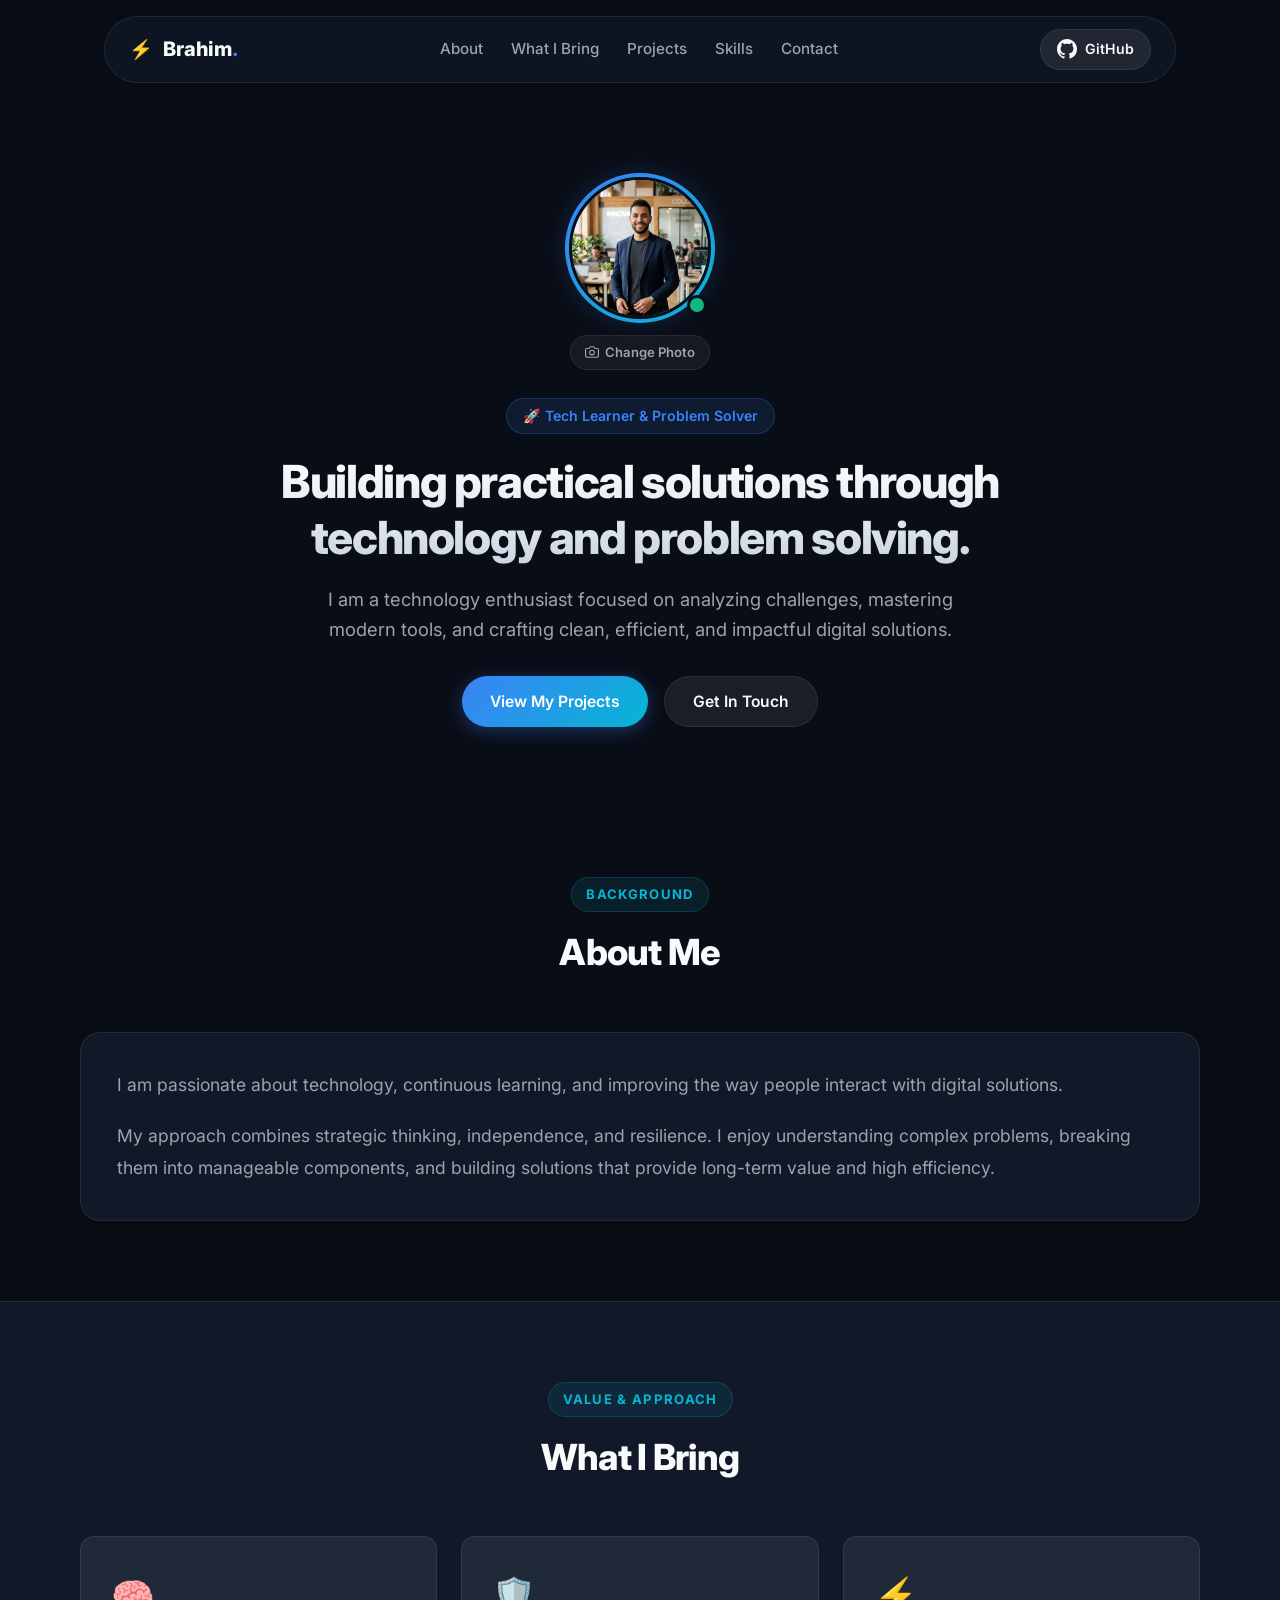
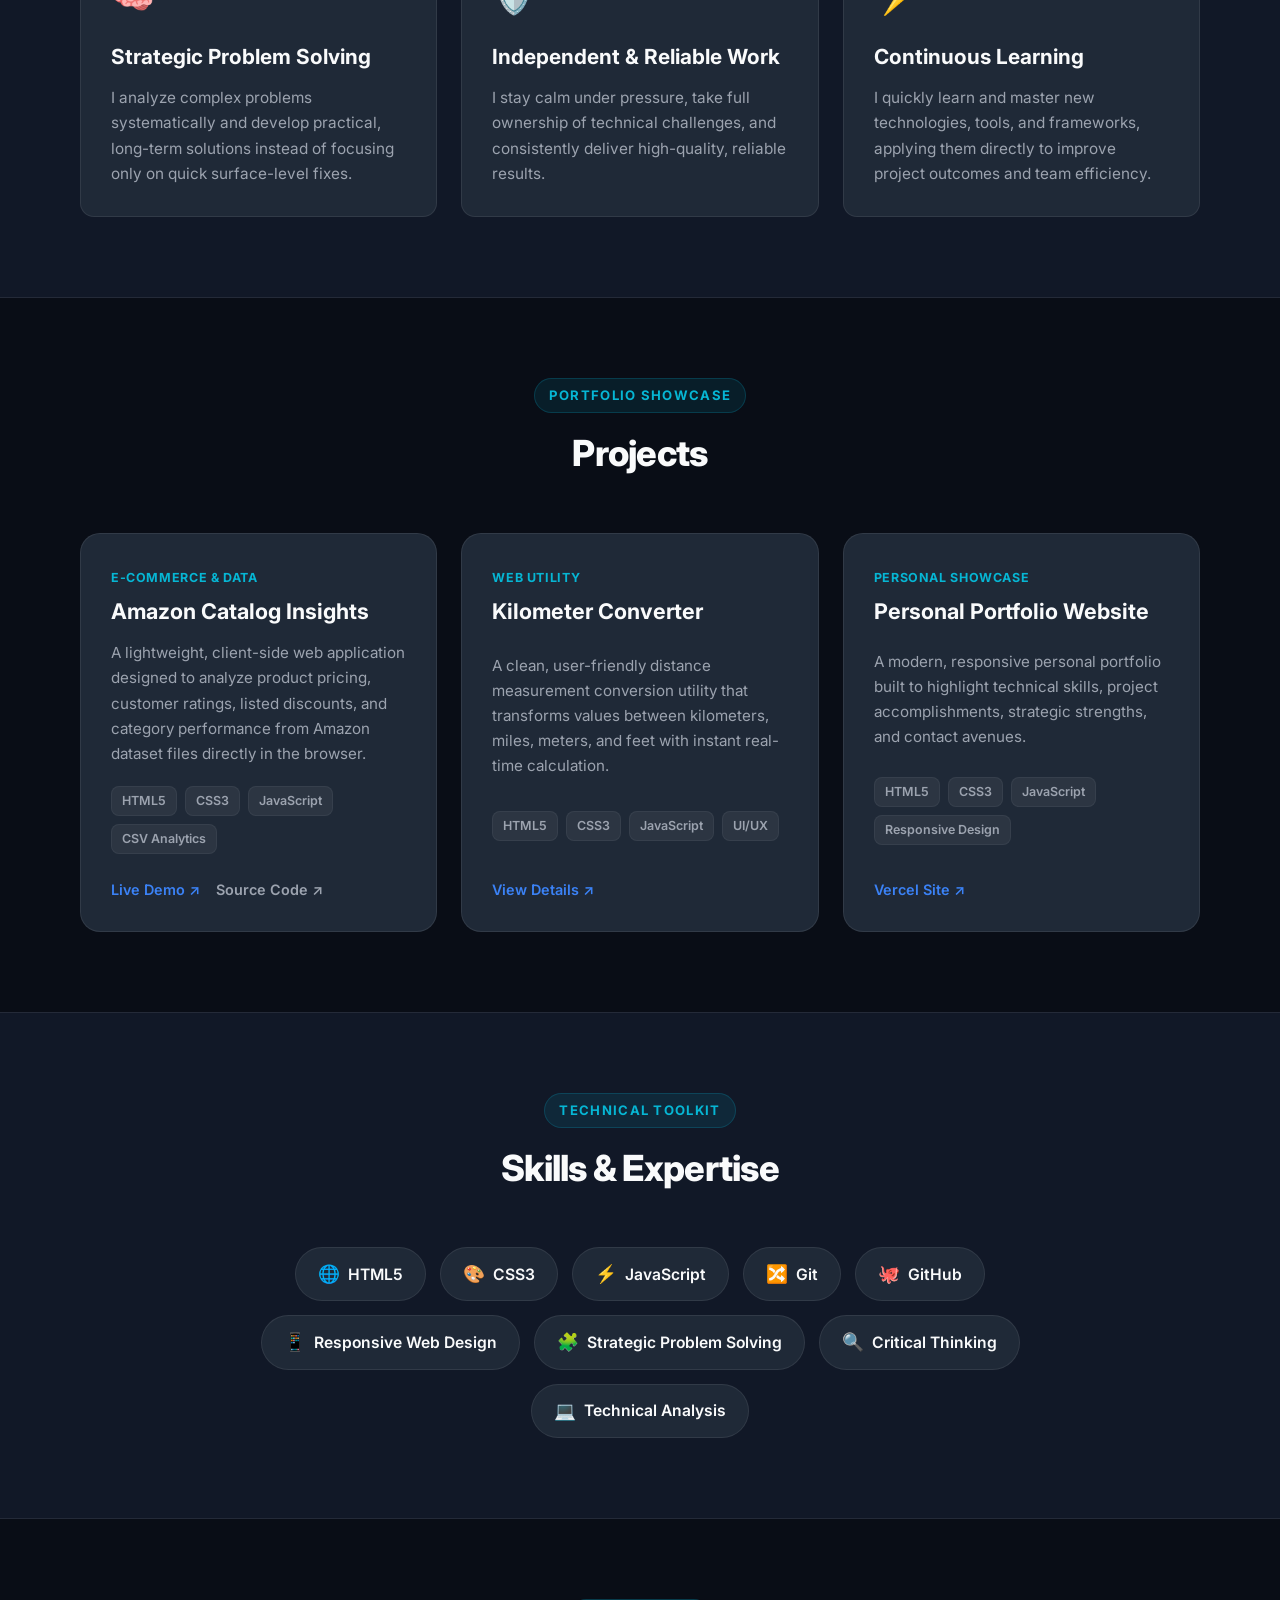
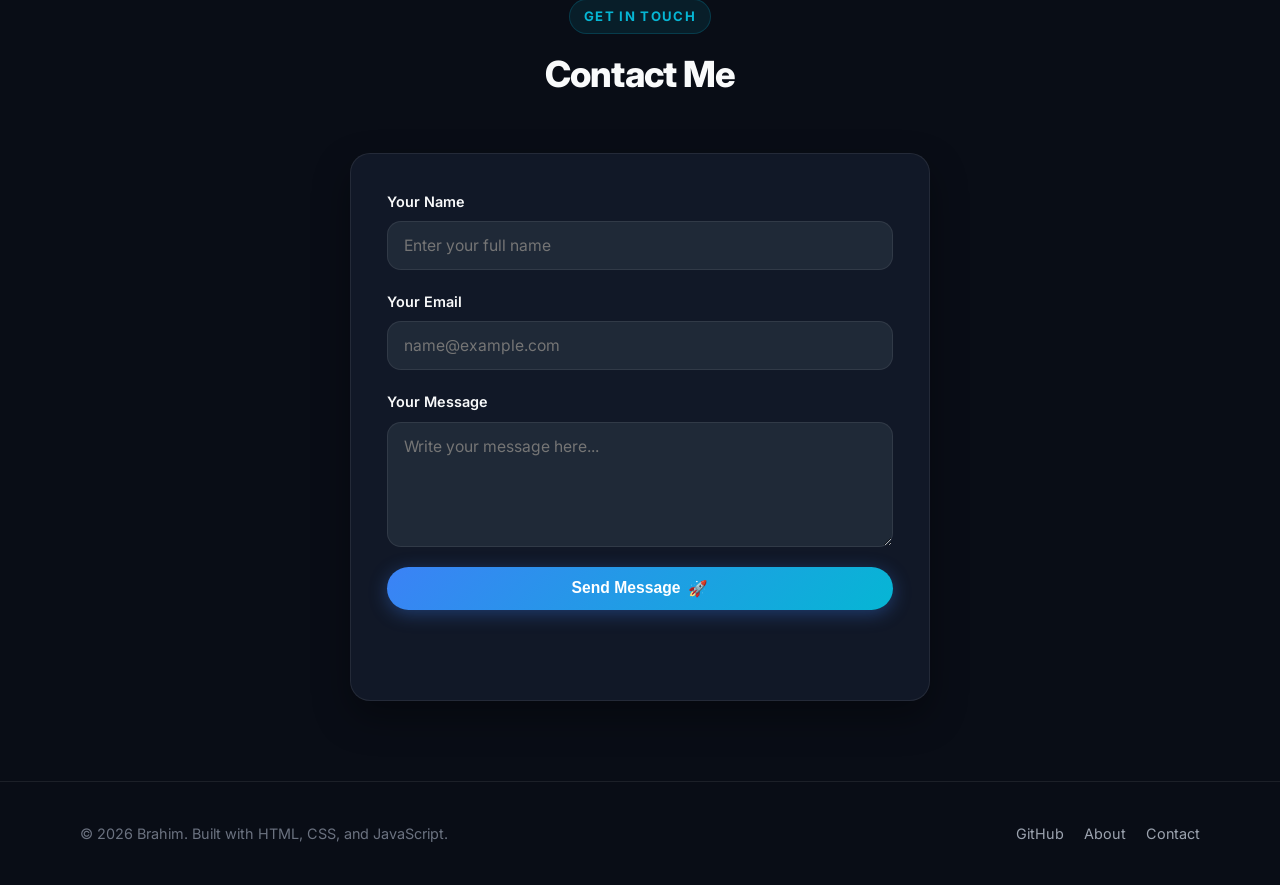
<file: index.html>
<!DOCTYPE html>
<html lang="en">
<head>
  <meta charset="UTF-8" />
  <meta name="viewport" content="width=device-width, initial-scale=1.0" />
  <title>Brahim | Portfolio</title>
  <link rel="stylesheet" href="style.css" />
  <link rel="preconnect" href="https://fonts.googleapis.com" />
  <link rel="preconnect" href="https://fonts.gstatic.com" crossorigin />
  <link href="https://fonts.googleapis.com/css2?family=Inter:wght@300;400;500;600;700;800&display=swap" rel="stylesheet" />
</head>
<body>
  <!-- Header / Navigation -->
  <header class="navbar">
    <div class="nav-container">
      <a href="#" class="brand">
        <span class="brand-icon">⚡</span>
        <span class="brand-name">Brahim<span class="accent-dot">.</span></span>
      </a>

      <nav class="nav-menu">
        <a href="#about" class="nav-link">About</a>
        <a href="#strengths" class="nav-link">What I Bring</a>
        <a href="#projects" class="nav-link">Projects</a>
        <a href="#skills" class="nav-link">Skills</a>
        <a href="#contact" class="nav-link">Contact</a>
      </nav>

      <div class="nav-actions">
        <a href="https://github.com/BMbuild/MVP-E-Commerce-Role" target="_blank" rel="noreferrer" class="github-btn">
          <svg width="20" height="20" viewBox="0 0 24 24" fill="currentColor">
            <path d="M12 0C5.37 0 0 5.37 0 12c0 5.31 3.435 9.795 8.205 11.385.6.105.825-.255.825-.57 0-.285-.015-1.23-.015-2.235-3.015.555-3.795-.735-4.035-1.41-.135-.345-.72-1.41-1.23-1.695-.42-.225-1.02-.78-.015-.795.945-.015 1.62.87 1.845 1.23 1.08 1.815 2.805 1.305 3.495.99.105-.78.42-1.305.765-1.605-2.67-.3-5.46-1.335-5.46-5.925 0-1.305.465-2.385 1.23-3.225-.12-.3-.54-1.53.12-3.18 0 0 1.005-.315 3.3 1.23.96-.27 1.98-.405 3-.405s2.04.135 3 .405c2.295-1.56 3.3-1.23 3.3-1.23.66 1.65.24 2.88.12 3.18.765.84 1.23 1.905 1.23 3.225 0 4.605-2.805 5.625-5.475 5.925.435.375.81 1.095.81 2.22 0 1.605-.015 2.895-.015 3.3 0 .315.225.69.825.57A12.02 12.02 0 0024 12c0-6.63-5.37-12-12-12z"/>
          </svg>
          <span>GitHub</span>
        </a>
      </div>
    </div>
  </header>

  <main>
    <!-- Hero Section -->
    <section class="hero">
      <div class="hero-container">
        <div class="hero-avatar-wrapper">
          <div class="avatar-ring">
            <img id="profileImage" src="profile.jpg" alt="Brahim - Professional Profile Photo" class="hero-avatar" />
            <span class="status-badge" title="Available for technology opportunities"></span>
          </div>
          <div class="upload-photo-control">
            <label for="photoInput" class="upload-btn">
              <svg width="14" height="14" viewBox="0 0 24 24" fill="none" stroke="currentColor" stroke-width="2" stroke-linecap="round" stroke-linejoin="round">
                <path d="M23 19a2 2 0 0 1-2 2H3a2 2 0 0 1-2-2V8a2 2 0 0 1 2-2h4l2-3h6l2 3h4a2 2 0 0 1 2 2z"></path>
                <circle cx="12" cy="13" r="4"></circle>
              </svg>
              <span>Change Photo</span>
            </label>
            <input type="file" id="photoInput" accept="image/*" class="sr-only" />
          </div>
        </div>

        <div class="hero-text">
          <div class="badge-pill">🚀 Tech Learner & Problem Solver</div>
          <h1>Building practical solutions through technology and problem solving.</h1>
          <p class="hero-description">
            I am a technology enthusiast focused on analyzing challenges, mastering modern tools, and crafting clean, efficient, and impactful digital solutions.
          </p>

          <div class="hero-cta">
            <a href="#projects" class="btn btn-primary">View My Projects</a>
            <a href="#contact" class="btn btn-secondary">Get In Touch</a>
          </div>
        </div>
      </div>
    </section>

    <!-- About Me Section -->
    <section id="about" class="section">
      <div class="section-container">
        <div class="section-header">
          <span class="section-tag">Background</span>
          <h2>About Me</h2>
        </div>
        <div class="about-card">
          <p>
            I am passionate about technology, continuous learning, and improving the way people interact with digital solutions.
          </p>
          <p>
            My approach combines strategic thinking, independence, and resilience. I enjoy understanding complex problems, breaking them into manageable components, and building solutions that provide long-term value and high efficiency.
          </p>
        </div>
      </div>
    </section>

    <!-- What I Bring Section -->
    <section id="strengths" class="section bg-surface">
      <div class="section-container">
        <div class="section-header">
          <span class="section-tag">Value & Approach</span>
          <h2>What I Bring</h2>
        </div>

        <div class="grid grid-3">
          <div class="feature-card">
            <div class="card-icon">🧠</div>
            <h3>Strategic Problem Solving</h3>
            <p>
              I analyze complex problems systematically and develop practical, long-term solutions instead of focusing only on quick surface-level fixes.
            </p>
          </div>

          <div class="feature-card">
            <div class="card-icon">🛡️</div>
            <h3>Independent & Reliable Work</h3>
            <p>
              I stay calm under pressure, take full ownership of technical challenges, and consistently deliver high-quality, reliable results.
            </p>
          </div>

          <div class="feature-card">
            <div class="card-icon">⚡</div>
            <h3>Continuous Learning</h3>
            <p>
              I quickly learn and master new technologies, tools, and frameworks, applying them directly to improve project outcomes and team efficiency.
            </p>
          </div>
        </div>
      </div>
    </section>

    <!-- Projects Section -->
    <section id="projects" class="section">
      <div class="section-container">
        <div class="section-header">
          <span class="section-tag">Portfolio Showcase</span>
          <h2>Projects</h2>
        </div>

        <div class="grid grid-3">
          <!-- Project 1 -->
          <div class="project-card">
            <div class="project-header">
              <span class="project-type">E-Commerce & Data</span>
              <h3>Amazon Catalog Insights</h3>
            </div>
            <p class="project-description">
              A lightweight, client-side web application designed to analyze product pricing, customer ratings, listed discounts, and category performance from Amazon dataset files directly in the browser.
            </p>
            <div class="tech-tags">
              <span>HTML5</span>
              <span>CSS3</span>
              <span>JavaScript</span>
              <span>CSV Analytics</span>
            </div>
            <div class="project-links">
              <a href="https://bmbuild.github.io/MVP-E-Commerce-Role/" target="_blank" rel="noreferrer" class="project-link">
                <span>Live Demo</span> ↗
              </a>
              <a href="https://github.com/BMbuild/MVP-E-Commerce-Role" target="_blank" rel="noreferrer" class="project-link secondary">
                <span>Source Code</span> ↗
              </a>
            </div>
          </div>

          <!-- Project 2 -->
          <div class="project-card">
            <div class="project-header">
              <span class="project-type">Web Utility</span>
              <h3>Kilometer Converter</h3>
            </div>
            <p class="project-description">
              A clean, user-friendly distance measurement conversion utility that transforms values between kilometers, miles, meters, and feet with instant real-time calculation.
            </p>
            <div class="tech-tags">
              <span>HTML5</span>
              <span>CSS3</span>
              <span>JavaScript</span>
              <span>UI/UX</span>
            </div>
            <div class="project-links">
              <a href="#contact" class="project-link">
                <span>View Details</span> ↗
              </a>
            </div>
          </div>

          <!-- Project 3 -->
          <div class="project-card">
            <div class="project-header">
              <span class="project-type">Personal Showcase</span>
              <h3>Personal Portfolio Website</h3>
            </div>
            <p class="project-description">
              A modern, responsive personal portfolio built to highlight technical skills, project accomplishments, strategic strengths, and contact avenues.
            </p>
            <div class="tech-tags">
              <span>HTML5</span>
              <span>CSS3</span>
              <span>JavaScript</span>
              <span>Responsive Design</span>
            </div>
            <div class="project-links">
              <a href="https://digital-lab-kappa.vercel.app/" target="_blank" rel="noreferrer" class="project-link">
                <span>Vercel Site</span> ↗
              </a>
            </div>
          </div>
        </div>
      </div>
    </section>

    <!-- Skills Section -->
    <section id="skills" class="section bg-surface">
      <div class="section-container">
        <div class="section-header">
          <span class="section-tag">Technical Toolkit</span>
          <h2>Skills & Expertise</h2>
        </div>

        <div class="skills-grid">
          <div class="skill-badge"><span class="skill-icon">🌐</span> HTML5</div>
          <div class="skill-badge"><span class="skill-icon">🎨</span> CSS3</div>
          <div class="skill-badge"><span class="skill-icon">⚡</span> JavaScript</div>
          <div class="skill-badge"><span class="skill-icon">🔀</span> Git</div>
          <div class="skill-badge"><span class="skill-icon">🐙</span> GitHub</div>
          <div class="skill-badge"><span class="skill-icon">📱</span> Responsive Web Design</div>
          <div class="skill-badge"><span class="skill-icon">🧩</span> Strategic Problem Solving</div>
          <div class="skill-badge"><span class="skill-icon">🔍</span> Critical Thinking</div>
          <div class="skill-badge"><span class="skill-icon">💻</span> Technical Analysis</div>
        </div>
      </div>
    </section>

    <!-- Contact Section -->
    <section id="contact" class="section">
      <div class="section-container">
        <div class="section-header">
          <span class="section-tag">Get In Touch</span>
          <h2>Contact Me</h2>
        </div>

        <div class="contact-wrapper">
          <form id="contactForm" class="contact-form">
            <div class="form-group">
              <label for="contactName">Your Name</label>
              <input type="text" id="contactName" placeholder="Enter your full name" required />
            </div>

            <div class="form-group">
              <label for="contactEmail">Your Email</label>
              <input type="email" id="contactEmail" placeholder="name@example.com" required />
            </div>

            <div class="form-group">
              <label for="contactMessage">Your Message</label>
              <textarea id="contactMessage" rows="5" placeholder="Write your message here..." required></textarea>
            </div>

            <button type="submit" class="btn btn-primary btn-full">
              <span>Send Message</span> 🚀
            </button>

            <div id="contactStatus" class="contact-status" role="status" aria-live="polite"></div>
          </form>
        </div>
      </div>
    </section>
  </main>

  <!-- Footer -->
  <footer class="footer">
    <div class="footer-container">
      <p>© 2026 Brahim. Built with HTML, CSS, and JavaScript.</p>
      <div class="footer-links">
        <a href="https://github.com/BMbuild/MVP-E-Commerce-Role" target="_blank" rel="noreferrer">GitHub</a>
        <a href="#about">About</a>
        <a href="#contact">Contact</a>
      </div>
    </div>
  </footer>

  <script src="script.js"></script>
</body>
</html>
</file>
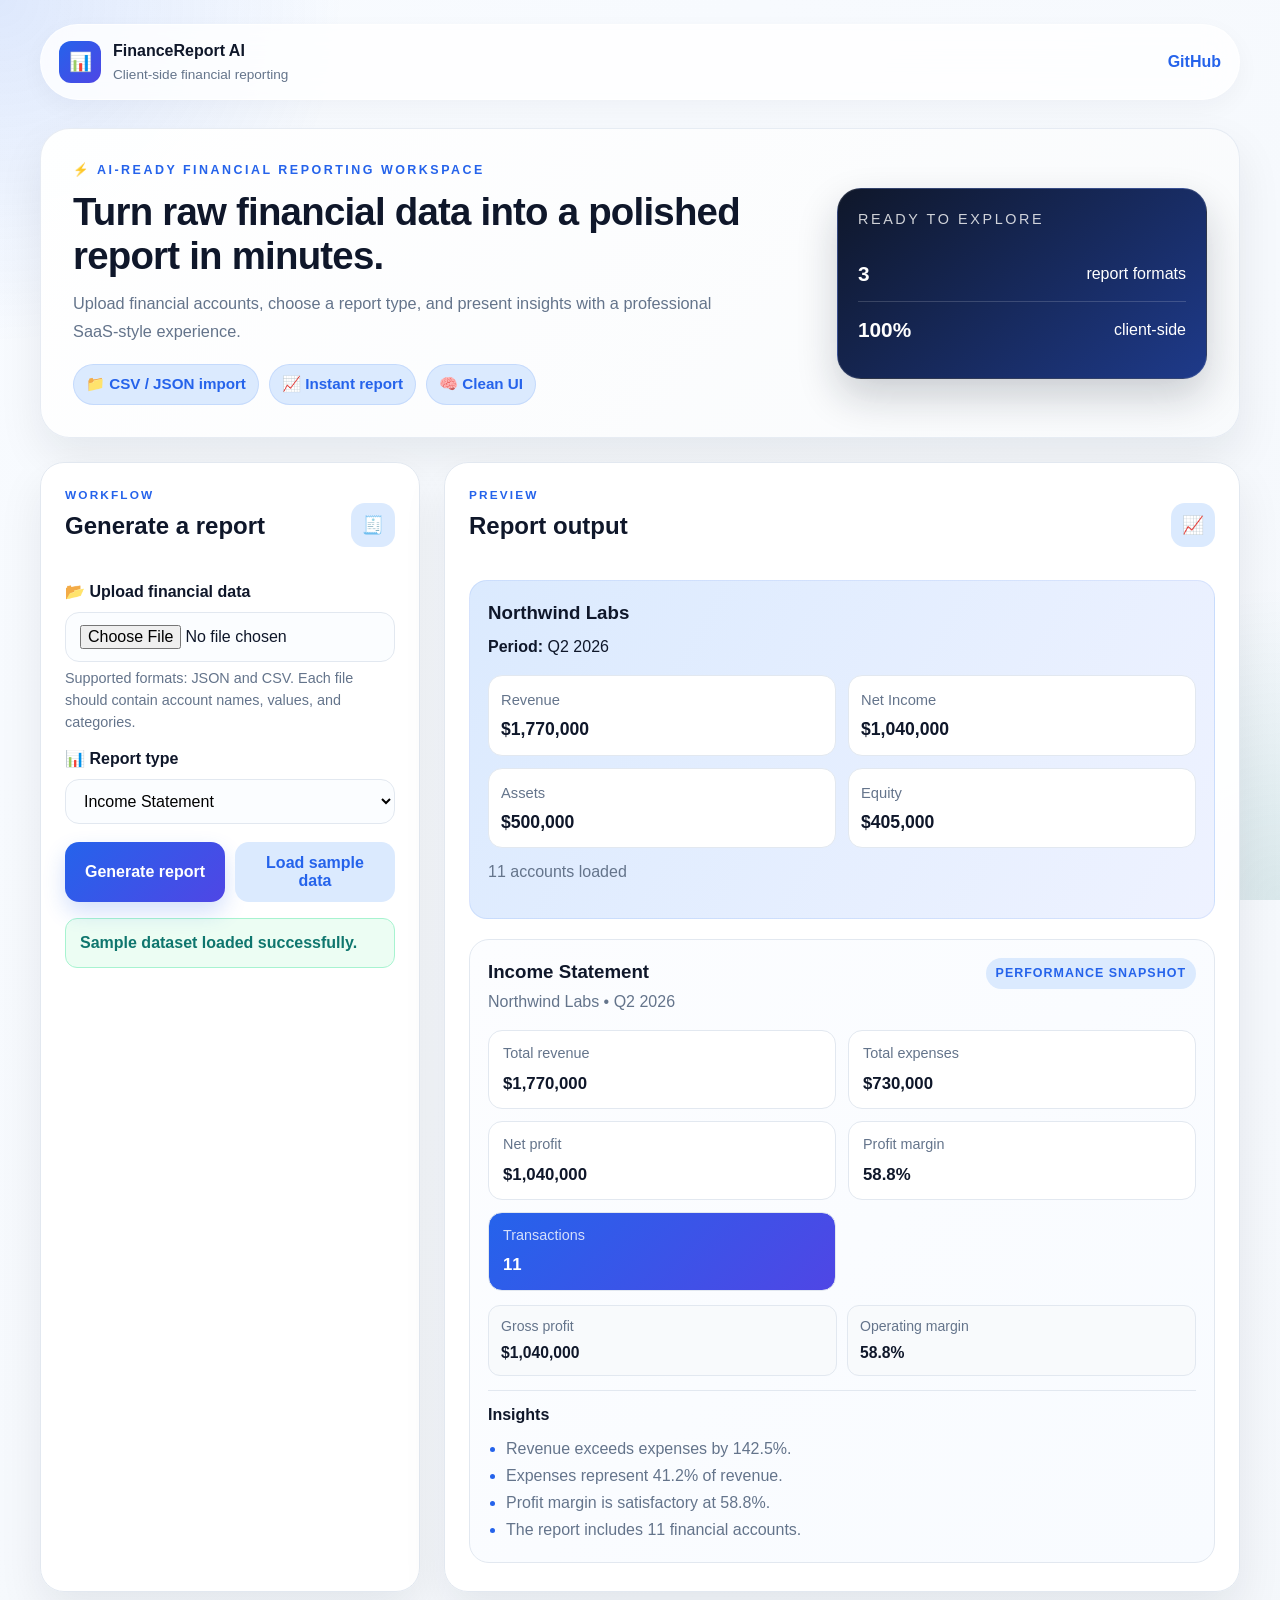
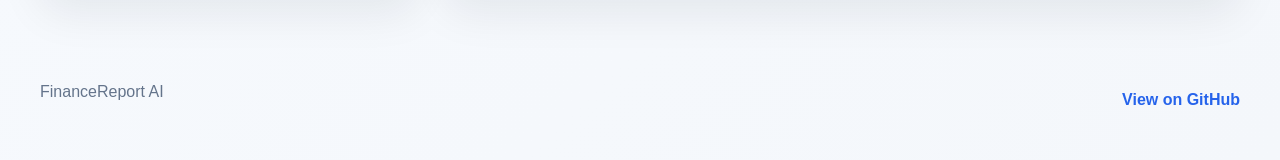
<file: finance-report-ai/index.html>
<!DOCTYPE html>
<html lang="en">
  <head>
    <meta charset="UTF-8" />
    <meta name="viewport" content="width=device-width, initial-scale=1.0" />
    <title>FinanceReport AI</title>
    <link rel="stylesheet" href="style.css" />
  </head>
  <body>
    <div class="page-bg" aria-hidden="true"></div>
    <div class="app-shell">
      <nav class="top-nav" aria-label="Primary">
        <div class="brand-block">
          <div class="brand-icon">📊</div>
          <div>
            <p class="brand-name">FinanceReport AI</p>
            <p class="brand-subtitle">Client-side financial reporting</p>
          </div>
        </div>
        <a class="nav-link" href="https://github.com" target="_blank" rel="noreferrer" aria-label="Visit FinanceReport AI on GitHub">GitHub</a>
      </nav>

      <header class="hero">
        <div class="hero-copy">
          <p class="eyebrow">⚡ AI-ready financial reporting workspace</p>
          <h1>Turn raw financial data into a polished report in minutes.</h1>
          <p class="subtitle">
            Upload financial accounts, choose a report type, and present insights with a professional SaaS-style experience.
          </p>
          <div class="hero-pills" aria-label="Key highlights">
            <span>📁 CSV / JSON import</span>
            <span>📈 Instant report</span>
            <span>🧠 Clean UI</span>
          </div>
        </div>
        <div class="hero-card">
          <p class="hero-card-title">Ready to explore</p>
          <div class="hero-card-metric">
            <strong>3</strong>
            <span>report formats</span>
          </div>
          <div class="hero-card-metric">
            <strong>100%</strong>
            <span>client-side</span>
          </div>
        </div>
      </header>

      <main class="content-grid">
        <section class="panel control-panel">
          <div class="panel-heading">
            <div>
              <p class="panel-kicker">Workflow</p>
              <h2>Generate a report</h2>
            </div>
            <div class="panel-icon">🧾</div>
          </div>

          <label class="field-label" for="uploadData">📂 Upload financial data</label>
          <input id="uploadData" type="file" accept=".json,.csv" aria-describedby="statusMessage" />
          <p class="helper-text">Supported formats: JSON and CSV. Each file should contain account names, values, and categories.</p>

          <label class="field-label" for="reportType">📊 Report type</label>
          <select id="reportType">
            <option value="income">Income Statement</option>
            <option value="balance">Balance Sheet</option>
            <option value="cashflow">Cash Flow Summary</option>
          </select>

          <div class="button-row">
            <button id="generateReport" class="primary-btn" type="button">Generate report</button>
            <button id="loadSample" class="secondary-btn" type="button">Load sample data</button>
          </div>

          <div id="statusMessage" class="status-message success" role="status" aria-live="polite">
            Ready to analyze your data.
          </div>
        </section>

        <section class="panel results-panel">
          <div class="panel-heading">
            <div>
              <p class="panel-kicker">Preview</p>
              <h2>Report output</h2>
            </div>
            <div class="panel-icon">📈</div>
          </div>
          <div id="dataSummary" class="summary-card"></div>
          <div id="reportOutput" class="report-output"></div>
        </section>
      </main>
    </div>

    <footer class="site-footer">
      <p>FinanceReport AI</p>
      <a href="https://github.com" target="_blank" rel="noreferrer" aria-label="View FinanceReport AI repository on GitHub">View on GitHub</a>
    </footer>

    <script src="script.js"></script>
  </body>
</html>
</file>
<file: style.css>
:root {
  color-scheme: dark;
  --bg-dark: #090d16;
  --bg-surface: #111827;
  --bg-card: #1f2937;
  --bg-card-hover: #2d3748;
  --border-color: rgba(255, 255, 255, 0.08);
  --border-glow: rgba(59, 130, 246, 0.3);
  
  --text-main: #f9fafb;
  --text-muted: #9ca3af;
  --text-subtle: #6b7280;
  
  --accent-primary: #3b82f6;
  --accent-secondary: #06b6d4;
  --accent-gradient: linear-gradient(135deg, #3b82f6 0%, #06b6d4 100%);
  --accent-glow: rgba(59, 130, 246, 0.25);
  
  --radius-sm: 8px;
  --radius-md: 14px;
  --radius-lg: 20px;
  --radius-full: 9999px;
  
  --shadow-sm: 0 4px 12px rgba(0, 0, 0, 0.15);
  --shadow-lg: 0 16px 36px rgba(0, 0, 0, 0.35);
  --shadow-glow: 0 0 25px rgba(59, 130, 246, 0.2);

  --font-family: 'Inter', -apple-system, BlinkMacSystemFont, sans-serif;
}

* {
  box-sizing: border-box;
  margin: 0;
  padding: 0;
}

html {
  scroll-behavior: smooth;
}

body {
  font-family: var(--font-family);
  background-color: var(--bg-dark);
  color: var(--text-main);
  line-height: 1.6;
  overflow-x: hidden;
}

/* Utilities */
.sr-only {
  position: absolute;
  width: 1px;
  height: 1px;
  padding: 0;
  margin: -1px;
  overflow: hidden;
  clip: rect(0, 0, 0, 0);
  white-space: nowrap;
  border: 0;
}

.section {
  padding: 80px 24px;
}

.bg-surface {
  background-color: var(--bg-surface);
  border-top: 1px solid var(--border-color);
  border-bottom: 1px solid var(--border-color);
}

.section-container {
  max-width: 1120px;
  margin: 0 auto;
}

.section-header {
  text-align: center;
  margin-bottom: 50px;
}

.section-tag {
  display: inline-block;
  font-size: 0.82rem;
  font-weight: 700;
  text-transform: uppercase;
  letter-spacing: 0.1em;
  color: var(--accent-secondary);
  background: rgba(6, 182, 212, 0.1);
  padding: 6px 14px;
  border-radius: var(--radius-full);
  border: 1px solid rgba(6, 182, 212, 0.2);
  margin-bottom: 12px;
}

.section-header h2 {
  font-size: 2.25rem;
  font-weight: 800;
  letter-spacing: -0.02em;
  color: var(--text-main);
}

/* Navigation */
.navbar {
  position: sticky;
  top: 16px;
  z-index: 100;
  max-width: 1120px;
  margin: 16px auto 0;
  padding: 0 24px;
}

.nav-container {
  display: flex;
  align-items: center;
  justify-content: space-between;
  padding: 12px 24px;
  background: rgba(17, 24, 39, 0.75);
  backdrop-filter: blur(16px);
  -webkit-backdrop-filter: blur(16px);
  border: 1px solid var(--border-color);
  border-radius: var(--radius-full);
  box-shadow: var(--shadow-sm);
}

.brand {
  display: flex;
  align-items: center;
  gap: 10px;
  text-decoration: none;
}

.brand-icon {
  font-size: 1.2rem;
}

.brand-name {
  font-size: 1.25rem;
  font-weight: 800;
  color: var(--text-main);
}

.accent-dot {
  color: var(--accent-primary);
}

.nav-menu {
  display: flex;
  align-items: center;
  gap: 28px;
}

.nav-link {
  color: var(--text-muted);
  text-decoration: none;
  font-size: 0.95rem;
  font-weight: 500;
  transition: color 0.2s ease;
}

.nav-link:hover {
  color: var(--text-main);
}

.github-btn {
  display: inline-flex;
  align-items: center;
  gap: 8px;
  padding: 8px 16px;
  border-radius: var(--radius-full);
  background: rgba(255, 255, 255, 0.08);
  border: 1px solid var(--border-color);
  color: var(--text-main);
  text-decoration: none;
  font-size: 0.88rem;
  font-weight: 600;
  transition: all 0.2s ease;
}

.github-btn:hover {
  background: rgba(255, 255, 255, 0.15);
  border-color: rgba(255, 255, 255, 0.25);
  transform: translateY(-1px);
}

/* Hero Section */
.hero {
  padding: 90px 24px 70px;
  position: relative;
}

.hero-container {
  max-width: 900px;
  margin: 0 auto;
  text-align: center;
  display: flex;
  flex-direction: column;
  align-items: center;
}

.hero-avatar-wrapper {
  position: relative;
  margin-bottom: 28px;
  display: flex;
  flex-direction: column;
  align-items: center;
}

.avatar-ring {
  position: relative;
  width: 150px;
  height: 150px;
  border-radius: var(--radius-full);
  padding: 4px;
  background: var(--accent-gradient);
  box-shadow: var(--shadow-glow);
}

.hero-avatar {
  width: 100%;
  height: 100%;
  border-radius: var(--radius-full);
  object-fit: cover;
  border: 3px solid var(--bg-dark);
  background-color: var(--bg-surface);
}

.status-badge {
  position: absolute;
  bottom: 8px;
  right: 8px;
  width: 20px;
  height: 20px;
  background-color: #10b981;
  border: 3.5px solid var(--bg-dark);
  border-radius: var(--radius-full);
}

.upload-photo-control {
  margin-top: 12px;
}

.upload-btn {
  display: inline-flex;
  align-items: center;
  gap: 6px;
  padding: 6px 14px;
  font-size: 0.82rem;
  font-weight: 600;
  color: var(--text-muted);
  background: rgba(255, 255, 255, 0.05);
  border: 1px solid var(--border-color);
  border-radius: var(--radius-full);
  cursor: pointer;
  transition: all 0.2s ease;
}

.upload-btn:hover {
  color: var(--text-main);
  background: rgba(255, 255, 255, 0.12);
  border-color: var(--accent-primary);
}

.badge-pill {
  display: inline-block;
  padding: 6px 16px;
  border-radius: var(--radius-full);
  background: rgba(59, 130, 246, 0.12);
  color: var(--accent-primary);
  border: 1px solid rgba(59, 130, 246, 0.25);
  font-size: 0.88rem;
  font-weight: 600;
  margin-bottom: 20px;
}

.hero h1 {
  font-size: 2.85rem;
  font-weight: 800;
  line-height: 1.22;
  letter-spacing: -0.03em;
  margin-bottom: 20px;
  background: linear-gradient(180deg, #ffffff 0%, #cbd5e1 100%);
  -webkit-background-clip: text;
  -webkit-text-fill-color: transparent;
}

.hero-description {
  font-size: 1.15rem;
  color: var(--text-muted);
  max-width: 660px;
  margin: 0 auto 32px;
  font-weight: 400;
}

.hero-cta {
  display: flex;
  gap: 16px;
  justify-content: center;
  flex-wrap: wrap;
}

/* Buttons */
.btn {
  display: inline-flex;
  align-items: center;
  justify-content: center;
  gap: 8px;
  padding: 12px 28px;
  border-radius: var(--radius-full);
  font-size: 0.98rem;
  font-weight: 600;
  text-decoration: none;
  cursor: pointer;
  transition: all 0.2s ease;
  border: none;
}

.btn-primary {
  background: var(--accent-gradient);
  color: #ffffff;
  box-shadow: 0 4px 18px rgba(59, 130, 246, 0.35);
}

.btn-primary:hover {
  box-shadow: 0 6px 24px rgba(59, 130, 246, 0.5);
  transform: translateY(-2px);
}

.btn-secondary {
  background: rgba(255, 255, 255, 0.07);
  color: var(--text-main);
  border: 1px solid var(--border-color);
}

.btn-secondary:hover {
  background: rgba(255, 255, 255, 0.14);
  border-color: rgba(255, 255, 255, 0.25);
  transform: translateY(-2px);
}

.btn-full {
  width: 100%;
}

/* Cards & Layout Grid */
.grid {
  display: grid;
  gap: 24px;
}

.grid-3 {
  grid-template-columns: repeat(auto-fit, minmax(300px, 1fr));
}

.about-card {
  background: var(--bg-surface);
  border: 1px solid var(--border-color);
  border-radius: var(--radius-lg);
  padding: 36px;
  font-size: 1.1rem;
  color: var(--text-muted);
  line-height: 1.8;
  display: grid;
  gap: 20px;
  box-shadow: var(--shadow-sm);
}

.feature-card {
  background: var(--bg-card);
  border: 1px solid var(--border-color);
  border-radius: var(--radius-md);
  padding: 30px;
  transition: all 0.25s ease;
}

.feature-card:hover {
  background: var(--bg-card-hover);
  border-color: var(--border-glow);
  transform: translateY(-4px);
  box-shadow: var(--shadow-lg);
}

.card-icon {
  font-size: 2.2rem;
  margin-bottom: 16px;
}

.feature-card h3 {
  font-size: 1.3rem;
  font-weight: 700;
  margin-bottom: 12px;
  color: var(--text-main);
}

.feature-card p {
  color: var(--text-muted);
  font-size: 0.96rem;
  line-height: 1.65;
}

/* Project Cards */
.project-card {
  background: var(--bg-card);
  border: 1px solid var(--border-color);
  border-radius: var(--radius-lg);
  padding: 30px;
  display: flex;
  flex-direction: column;
  justify-content: space-between;
  transition: all 0.25s ease;
}

.project-card:hover {
  border-color: var(--border-glow);
  transform: translateY(-4px);
  box-shadow: var(--shadow-lg);
}

.project-type {
  display: inline-block;
  font-size: 0.78rem;
  font-weight: 700;
  text-transform: uppercase;
  color: var(--accent-secondary);
  margin-bottom: 6px;
  letter-spacing: 0.05em;
}

.project-header h3 {
  font-size: 1.35rem;
  font-weight: 700;
  color: var(--text-main);
  margin-bottom: 12px;
}

.project-description {
  color: var(--text-muted);
  font-size: 0.95rem;
  line-height: 1.65;
  margin-bottom: 20px;

}

.tech-tags {
  display: flex;
  flex-wrap: wrap;
  gap: 8px;
  margin-bottom: 24px;
}

.tech-tags span {
  font-size: 0.78rem;
  font-weight: 600;
  padding: 4px 10px;
  border-radius: var(--radius-sm);
  background: rgba(255, 255, 255, 0.06);
  color: var(--text-muted);
  border: 1px solid rgba(255, 255, 255, 0.05);
}

.project-links {
  display: flex;
  gap: 16px;
}

.project-link {
  color: var(--accent-primary);
  text-decoration: none;
  font-size: 0.9rem;
  font-weight: 600;
  display: inline-flex;
  align-items: center;
  gap: 4px;
  transition: color 0.2s ease;
}

.project-link:hover {
  color: var(--accent-secondary);
}

.project-link.secondary {
  color: var(--text-muted);
}

.project-link.secondary:hover {
  color: var(--text-main);
}

/* Skills Badges */
.skills-grid {
  display: flex;
  flex-wrap: wrap;
  gap: 14px;
  justify-content: center;
  max-width: 860px;
  margin: 0 auto;
}

.skill-badge {
  display: inline-flex;
  align-items: center;
  gap: 8px;
  padding: 12px 22px;
  background: var(--bg-card);
  border: 1px solid var(--border-color);
  border-radius: var(--radius-full);
  font-size: 0.98rem;
  font-weight: 600;
  color: var(--text-main);
  transition: all 0.2s ease;
}

.skill-badge:hover {
  background: var(--bg-card-hover);
  border-color: var(--accent-primary);
  transform: translateY(-2px);
}

.skill-icon {
  font-size: 1.1rem;
}

/* Contact Section */
.contact-wrapper {
  max-width: 580px;
  margin: 0 auto;
  background: var(--bg-surface);
  border: 1px solid var(--border-color);
  border-radius: var(--radius-lg);
  padding: 36px;
  box-shadow: var(--shadow-lg);
}

.contact-form {
  display: flex;
  flex-direction: column;
  gap: 20px;
}

.form-group {
  display: flex;
  flex-direction: column;
  gap: 8px;
}

.form-group label {
  font-size: 0.9rem;
  font-weight: 600;
  color: var(--text-main);
}

.form-group input,
.form-group textarea {
  width: 100%;
  padding: 14px 16px;
  background: var(--bg-card);
  border: 1px solid var(--border-color);
  border-radius: var(--radius-md);
  color: var(--text-main);
  font-family: var(--font-family);
  font-size: 0.98rem;
  transition: all 0.2s ease;
}

.form-group input:focus,
.form-group textarea:focus {
  outline: none;
  border-color: var(--accent-primary);
  box-shadow: 0 0 0 3px rgba(59, 130, 246, 0.2);
}

.contact-status {
  margin-top: 10px;
  font-size: 0.92rem;
  font-weight: 500;
  text-align: center;
  min-height: 24px;
}

.contact-status.success {
  color: #10b981;
}

.contact-status.error {
  color: #ef4444;
}

/* Footer */
.footer {
  padding: 40px 24px;
  border-top: 1px solid var(--border-color);
  background: var(--bg-dark);
}

.footer-container {
  max-width: 1120px;
  margin: 0 auto;
  display: flex;
  justify-content: space-between;
  align-items: center;
  flex-wrap: wrap;
  gap: 16px;
  color: var(--text-subtle);
  font-size: 0.9rem;
}

.footer-links {
  display: flex;
  gap: 20px;
}

.footer-links a {
  color: var(--text-muted);
  text-decoration: none;
  transition: color 0.2s ease;
}

.footer-links a:hover {
  color: var(--text-main);
}

/* Responsive Media Queries */
@media (max-width: 820px) {
  .navbar {
    top: 10px;
    padding: 0 14px;
  }
  
  .nav-container {
    padding: 10px 16px;
  }

  .nav-menu {
    display: none; /* Mobile menu fallback or simplified nav */
  }

  .hero {
    padding-top: 50px;
  }

  .hero h1 {
    font-size: 2.1rem;
  }

  .hero-description {
    font-size: 1rem;
  }

  .section {
    padding: 60px 18px;
  }

  .about-card,
  .contact-wrapper {
    padding: 24px;
  }
}
</file>
<file: finance-report-ai/style.css>
:root {
  color-scheme: light;
  --bg: #f4f7fb;
  --panel: #ffffff;
  --text: #0f172a;
  --muted: #64748b;
  --accent: #2563eb;
  --accent-soft: #dbeafe;
  --border: #e2e8f0;
  --success: #0f766e;
  --danger: #b42318;
  --shadow: 0 20px 45px rgba(15, 23, 42, 0.08);
}

* {
  box-sizing: border-box;
}

body {
  margin: 0;
  font-family: Inter, "Segoe UI", Roboto, Arial, sans-serif;
  background: linear-gradient(135deg, #f8fbff 0%, #f4f7fb 100%);
  color: var(--text);
  min-height: 100vh;
  line-height: 1.5;
}

.page-bg {
  position: fixed;
  inset: 0;
  background:
    radial-gradient(circle at top left, rgba(37, 99, 235, 0.12), transparent 22%),
    radial-gradient(circle at bottom right, rgba(15, 118, 110, 0.12), transparent 20%);
  pointer-events: none;
  z-index: -1;
}

.app-shell {
  max-width: 1240px;
  margin: 0 auto;
  padding: 24px 20px 48px;
}

.top-nav {
  display: flex;
  justify-content: space-between;
  align-items: center;
  padding: 14px 18px;
  border: 1px solid rgba(255, 255, 255, 0.7);
  background: rgba(255, 255, 255, 0.8);
  backdrop-filter: blur(16px);
  border-radius: 999px;
  box-shadow: 0 8px 24px rgba(15, 23, 42, 0.04);
  margin-bottom: 28px;
}

.brand-block {
  display: flex;
  align-items: center;
  gap: 12px;
}

.brand-icon {
  display: grid;
  place-items: center;
  width: 42px;
  height: 42px;
  border-radius: 12px;
  background: linear-gradient(135deg, var(--accent), #4f46e5);
  color: white;
  font-size: 1.15rem;
}

.brand-name {
  margin: 0;
  font-weight: 700;
}

.brand-subtitle {
  margin: 2px 0 0;
  font-size: 0.85rem;
  color: var(--muted);
}

.nav-link {
  color: var(--accent);
  text-decoration: none;
  font-weight: 600;
}

.hero {
  display: grid;
  grid-template-columns: 1.6fr 0.8fr;
  gap: 24px;
  align-items: center;
  padding: 32px;
  margin-bottom: 24px;
  border: 1px solid rgba(226, 232, 240, 0.8);
  border-radius: 30px;
  background: linear-gradient(135deg, rgba(255,255,255,0.95), rgba(248,250,252,0.95));
  box-shadow: var(--shadow);
}

.eyebrow {
  margin: 0 0 10px;
  text-transform: uppercase;
  letter-spacing: 0.2em;
  font-size: 0.78rem;
  color: var(--accent);
  font-weight: 700;
}

h1,
h2,
h3,
p {
  margin-top: 0;
}

.hero h1 {
  font-size: clamp(1.8rem, 3vw, 2.7rem);
  line-height: 1.15;
  margin-bottom: 12px;
  letter-spacing: -0.02em;
}

.subtitle {
  color: var(--muted);
  max-width: 680px;
  font-size: 1.02rem;
  line-height: 1.7;
}

.hero-pills {
  display: flex;
  flex-wrap: wrap;
  gap: 10px;
  margin-top: 18px;
}

.hero-pills span {
  padding: 8px 12px;
  border-radius: 999px;
  background: var(--accent-soft);
  color: var(--accent);
  font-size: 0.95rem;
  font-weight: 600;
  border: 1px solid rgba(37, 99, 235, 0.12);
}

.hero-card {
  border-radius: 24px;
  padding: 20px;
  background: linear-gradient(140deg, #0f172a, #1e3a8a);
  color: white;
  box-shadow: 0 18px 40px rgba(15, 23, 42, 0.2);
  border: 1px solid rgba(255, 255, 255, 0.12);
}

.hero-card-title {
  font-size: 0.9rem;
  text-transform: uppercase;
  letter-spacing: 0.18em;
  opacity: 0.8;
  margin-bottom: 16px;
}

.hero-card-metric {
  display: flex;
  justify-content: space-between;
  align-items: center;
  padding: 12px 0;
  border-top: 1px solid rgba(255,255,255,0.16);
}

.hero-card-metric:first-of-type {
  border-top: none;
}

.hero-card-metric strong {
  font-size: 1.3rem;
}

.content-grid {
  display: grid;
  gap: 24px;
  grid-template-columns: minmax(320px, 380px) 1fr;
}

.panel {
  background: rgba(255, 255, 255, 0.95);
  border: 1px solid var(--border);
  border-radius: 24px;
  padding: 24px;
  box-shadow: var(--shadow);
  transition: transform 0.2s ease, box-shadow 0.2s ease;
}

.panel:hover {
  transform: translateY(-2px);
  box-shadow: 0 24px 55px rgba(15, 23, 42, 0.1);
}

.panel-heading {
  display: flex;
  justify-content: space-between;
  align-items: center;
  margin-bottom: 16px;
}

.panel-kicker {
  margin: 0 0 4px;
  text-transform: uppercase;
  letter-spacing: 0.18em;
  font-size: 0.74rem;
  color: var(--accent);
  font-weight: 700;
}

.panel-icon {
  display: grid;
  place-items: center;
  width: 44px;
  height: 44px;
  border-radius: 14px;
  background: var(--accent-soft);
  font-size: 1.1rem;
}

.field-label {
  display: block;
  margin: 14px 0 8px;
  font-weight: 600;
}

.helper-text {
  margin: 6px 0 0;
  color: var(--muted);
  font-size: 0.9rem;
  line-height: 1.5;
}

input,
select,
button {
  width: 100%;
  border-radius: 14px;
  padding: 12px 14px;
  font-size: 1rem;
}

input,
select {
  border: 1px solid var(--border);
  background: #fbfdff;
  transition: border-color 0.2s ease, box-shadow 0.2s ease;
}

input:focus,
select:focus {
  outline: none;
  border-color: var(--accent);
  box-shadow: 0 0 0 3px rgba(37, 99, 235, 0.16);
}

.button-row {
  display: flex;
  gap: 10px;
  margin-top: 18px;
}

button {
  cursor: pointer;
  border: none;
  font-weight: 700;
  transition: transform 0.15s ease, box-shadow 0.15s ease;
}

button:hover {
  transform: translateY(-1px);
}

button:focus-visible,
a:focus-visible,
input:focus-visible,
select:focus-visible {
  outline: 3px solid rgba(37, 99, 235, 0.24);
  outline-offset: 2px;
}

.primary-btn {
  background: linear-gradient(135deg, var(--accent), #4f46e5);
  color: white;
  box-shadow: 0 10px 22px rgba(37, 99, 235, 0.2);
}

.primary-btn:hover {
  box-shadow: 0 14px 26px rgba(37, 99, 235, 0.24);
}

.secondary-btn {
  background: var(--accent-soft);
  color: var(--accent);
}

.status-message {
  margin-top: 16px;
  padding: 12px 14px;
  border-radius: 12px;
  font-weight: 600;
  border: 1px solid transparent;
}

.status-message.success {
  background: #ecfdf3;
  color: var(--success);
  border-color: #a7f3d0;
}

.status-message.error {
  background: #fef2f2;
  color: var(--danger);
  border-color: #fecaca;
}

.summary-card {
  background: linear-gradient(120deg, var(--accent-soft), #eef2ff);
  border-radius: 18px;
  padding: 18px;
  margin-bottom: 16px;
  border: 1px solid rgba(37, 99, 235, 0.1);
}

.summary-card h3 {
  margin-bottom: 8px;
}

.metric-grid {
  display: grid;
  gap: 12px;
  grid-template-columns: repeat(2, minmax(0, 1fr));
}

.metric-card {
  background: white;
  border-radius: 14px;
  padding: 12px;
  border: 1px solid var(--border);
}

.metric-card span {
  color: var(--muted);
  font-size: 0.92rem;
}

.metric-card strong {
  display: block;
  font-size: 1.1rem;
  margin-top: 4px;
}

.report-output {
  padding: 4px 0;
}

.report-card {
  border: 1px solid var(--border);
  border-radius: 20px;
  padding: 18px;
  background: linear-gradient(135deg, #fcfdff, #f8fbff);
}

.report-card:hover {
  border-color: rgba(37, 99, 235, 0.18);
}

.report-card-header {
  display: flex;
  justify-content: space-between;
  align-items: flex-start;
  gap: 12px;
  margin-bottom: 16px;
}

.report-card-header h3 {
  margin-bottom: 4px;
}

.report-card-header p {
  color: var(--muted);
  margin-bottom: 0;
}

.report-tag {
  padding: 6px 10px;
  border-radius: 999px;
  background: var(--accent-soft);
  color: var(--accent);
  font-size: 0.78rem;
  font-weight: 700;
  text-transform: uppercase;
  letter-spacing: 0.08em;
}

.report-kpi-grid {
  display: grid;
  grid-template-columns: repeat(2, minmax(0, 1fr));
  gap: 12px;
  margin-bottom: 14px;
}

.kpi-card {
  padding: 12px 14px;
  border-radius: 14px;
  background: white;
  border: 1px solid var(--border);
}

.kpi-card span {
  display: block;
  color: var(--muted);
  font-size: 0.9rem;
  margin-bottom: 6px;
}

.kpi-card strong {
  font-size: 1.05rem;
}

.highlight-card {
  background: linear-gradient(135deg, var(--accent), #4f46e5);
  color: white;
}

.highlight-card span {
  color: rgba(255, 255, 255, 0.8);
}

.detail-list {
  display: grid;
  grid-template-columns: repeat(2, minmax(0, 1fr));
  gap: 10px;
  margin-bottom: 14px;
}

.detail-item {
  padding: 10px 12px;
  border-radius: 12px;
  background: #f8fafc;
  border: 1px solid var(--border);
}

.detail-item span {
  display: block;
  color: var(--muted);
  font-size: 0.88rem;
  margin-bottom: 4px;
}

.detail-item strong {
  font-size: 0.98rem;
}

.insights-panel {
  border-top: 1px solid var(--border);
  padding-top: 12px;
}

.insights-title {
  font-weight: 700;
  margin-bottom: 8px;
}

.insight-list {
  padding-left: 18px;
  color: var(--muted);
  line-height: 1.7;
  margin: 0;
}

.insight-list li::marker {
  color: var(--accent);
}

.site-footer {
  display: flex;
  justify-content: space-between;
  align-items: center;
  max-width: 1240px;
  margin: 24px auto 0;
  padding: 16px 20px 40px;
  color: var(--muted);
}

.site-footer a {
  color: var(--accent);
  text-decoration: none;
  font-weight: 600;
}

@media (max-width: 900px) {
  .hero {
    grid-template-columns: 1fr;
  }
}

@media (max-width: 820px) {
  .content-grid {
    grid-template-columns: 1fr;
  }

  .top-nav,
  .site-footer {
    border-radius: 20px;
  }
}

@media (max-width: 620px) {
  .app-shell {
    padding: 16px 14px 36px;
  }

  .top-nav {
    flex-direction: column;
    gap: 10px;
    align-items: flex-start;
    padding: 16px;
  }

  .hero {
    padding: 22px;
    gap: 18px;
  }

  .hero-pills {
    gap: 8px;
  }

  .hero-pills span {
    font-size: 0.9rem;
  }

  .button-row {
    flex-direction: column;
  }

  .metric-grid,
  .report-kpi-grid,
  .detail-list {
    grid-template-columns: 1fr;
  }

  .site-footer {
    flex-direction: column;
    align-items: flex-start;
    gap: 6px;
    padding: 16px 14px 30px;
  }
}
</file>
